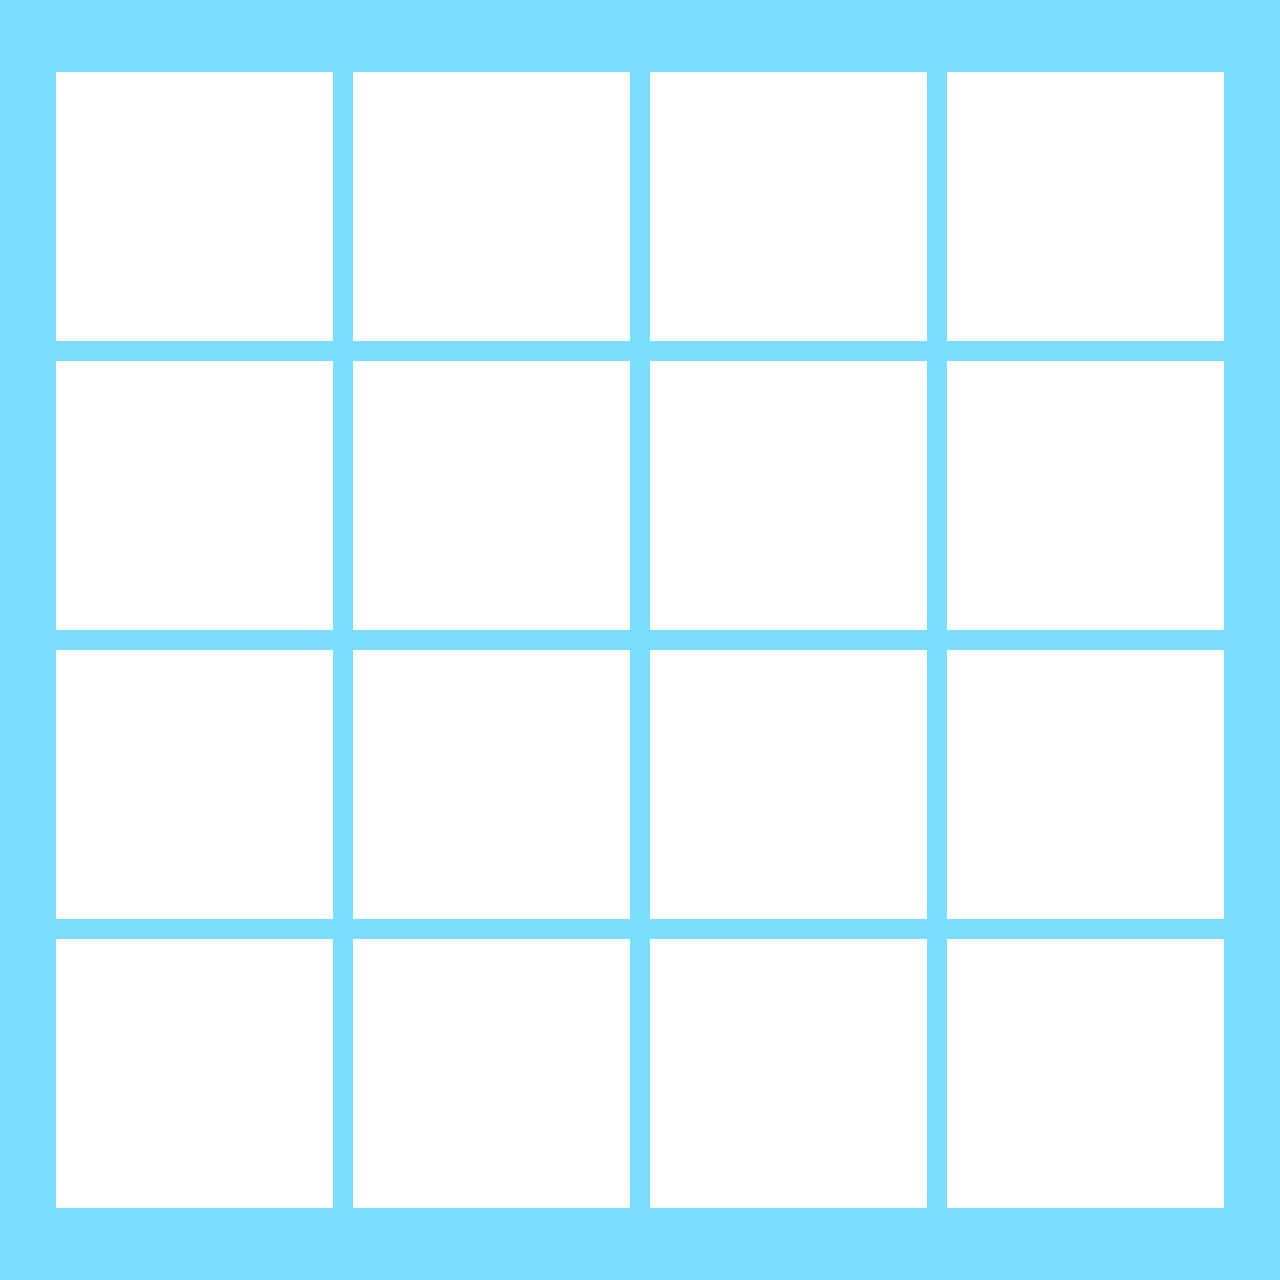
<file: project_2/index.html>
<!DOCTYPE html>
<html lang="en">
<head>
    <meta charset="UTF-8">
    <meta name="viewport" content="width=device-width, initial-scale=1.0">
    <title>Project_</title>
    <link rel="stylesheet" href="style.css">
</head>
<body>
    <section class="container grid">
        <div class="box"></div>
        <div class="box"></div>
        <div class="box"></div>
        <div class="box"></div>
        <div class="box"></div>
        <div class="box"></div>
        <div class="box"></div>
        <div class="box"></div>
        <div class="box"></div>
        <div class="box"></div>
        <div class="box"></div>
        <div class="box"></div>
        <div class="box"></div>
        <div class="box"></div>
        <div class="box"></div>
        <div class="box"></div>
    </section>
</body>
</html>
</file>
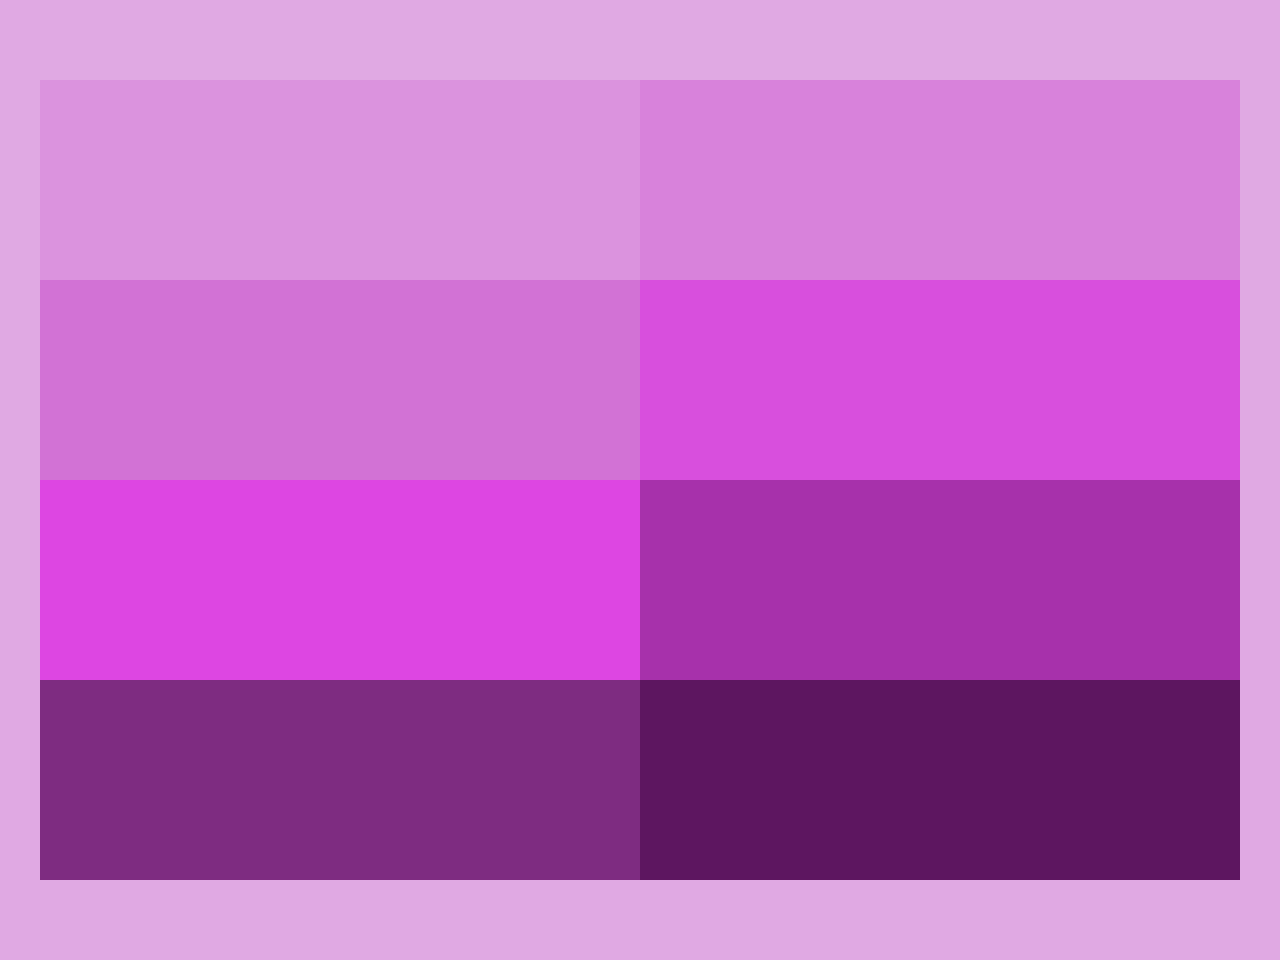
<file: project_1/main.html>
<!DOCTYPE html>
<html lang="en">
<head>
    <meta charset="UTF-8">
    <meta name="viewport" content="width=device-width, initial-scale=1.0">
    <title>Project_1</title>
    <link rel="stylesheet" href="style.css">
</head>
<body>
    <!-- <div class="box"></div> -->
    <section class="container">
        <section class="box_container">
            <div class="box box1"></div>
            <div class="box box2"></div>
        </section>
        <section class="box_container">
            <div class="box box3"></div>
            <div class="box box4"></div>
        </section>
        <section class="box_container">
            <div class="box box5"></div>
            <div class="box box6"></div>
        </section>
        <section class="box_container">
            <div class="box box7"></div>
            <div class="box box8"></div>
        </section>
    </section>
</body>
</html>
</file>
<file: project_2/style.css>
*{
    padding: 0;
    margin: 0;
    box-sizing: border-box;
}
/* .box{
    background-color: red;
    height: 100px;
    width: 100px;
} */

body{
    background-color: #7adfff;
}

.container{
    max-width: 1200px;
    min-height: 800px;
    margin: 72px auto;
    padding: 0 16px;
}

.grid{
    display: grid;
    /* grid-template-columns: 1fr 1fr 1fr 1fr; */
    /* grid-template-columns: repeat(4, 1fr); Another way to write the grid template code */
    gap: 20px;
}

.box{
    width: 100%;
    height: 269px;
    background-color: white;
}

@media screen and (width > 1200px) {
    .grid{
        /* grid-template-columns: 1fr 1fr 1fr 1fr; */
        grid-template-columns: repeat(4, 1fr); /*Another way to write the grid template code*/
    }
    .container{
        margin: 72px auto;
    }
}

@media screen and (width < 1200px) and (width > 450px) {
    .grid{
        /* grid-template-columns: 1fr 1fr 1fr 1fr; */
        grid-template-columns: repeat(2, 1fr); /*Another way to write the grid template code*/
        gap: 16px;
    }
    .container{
        margin: 48px auto;
    }   
}

@media screen and (width < 450px) {
    .grid{
        /* grid-template-columns: 1fr 1fr 1fr 1fr; */
        grid-template-columns: repeat(1, 1fr); /*Another way to write the grid template code*/
    }
    .container{
        margin: 32px auto;
        gap: 16px;
    }
}
</file>
<file: project_1/style.css>
*{
    padding: 0;
    margin: 0;
    box-sizing: border-box;
}
/* .box{
    background-color: red;
    height: 100px;
    width: 100px;
} */
body{
    background-color: #e0a9e3;
}
.container{
    max-width: 1200px;
    height: 800px;
    background-color: black;
    margin: 80px 60px;
}
.box{
    width: 100%;
    height: 200px;
    background: white;
}
.box_container{
    display: flex;
}
.box1{
    background-color: #db93de;
}
.box2{
    background-color: #d882db;
}
.box3{
    background-color: #d272d5;
}
.box4{
    background-color: #d84fdd;
}
.box5{
    background-color: #dd46e2;
}
.box6{
    background-color: #a731ab;
}
.box7{
    background-color: #7e2c81;
}
.box8{
    background-color: #5d1660;
}

@media screen and (width > 1200px) {
    .container{
        margin: 80px auto;
    }
}

@media screen and (width < 1200px) and (width > 450px) {
    .container{
        margin: 40px 24px;
    }
}

@media screen and (width < 450px) {
    .container{
        margin: 24px 16px;
    }
}
</file>
